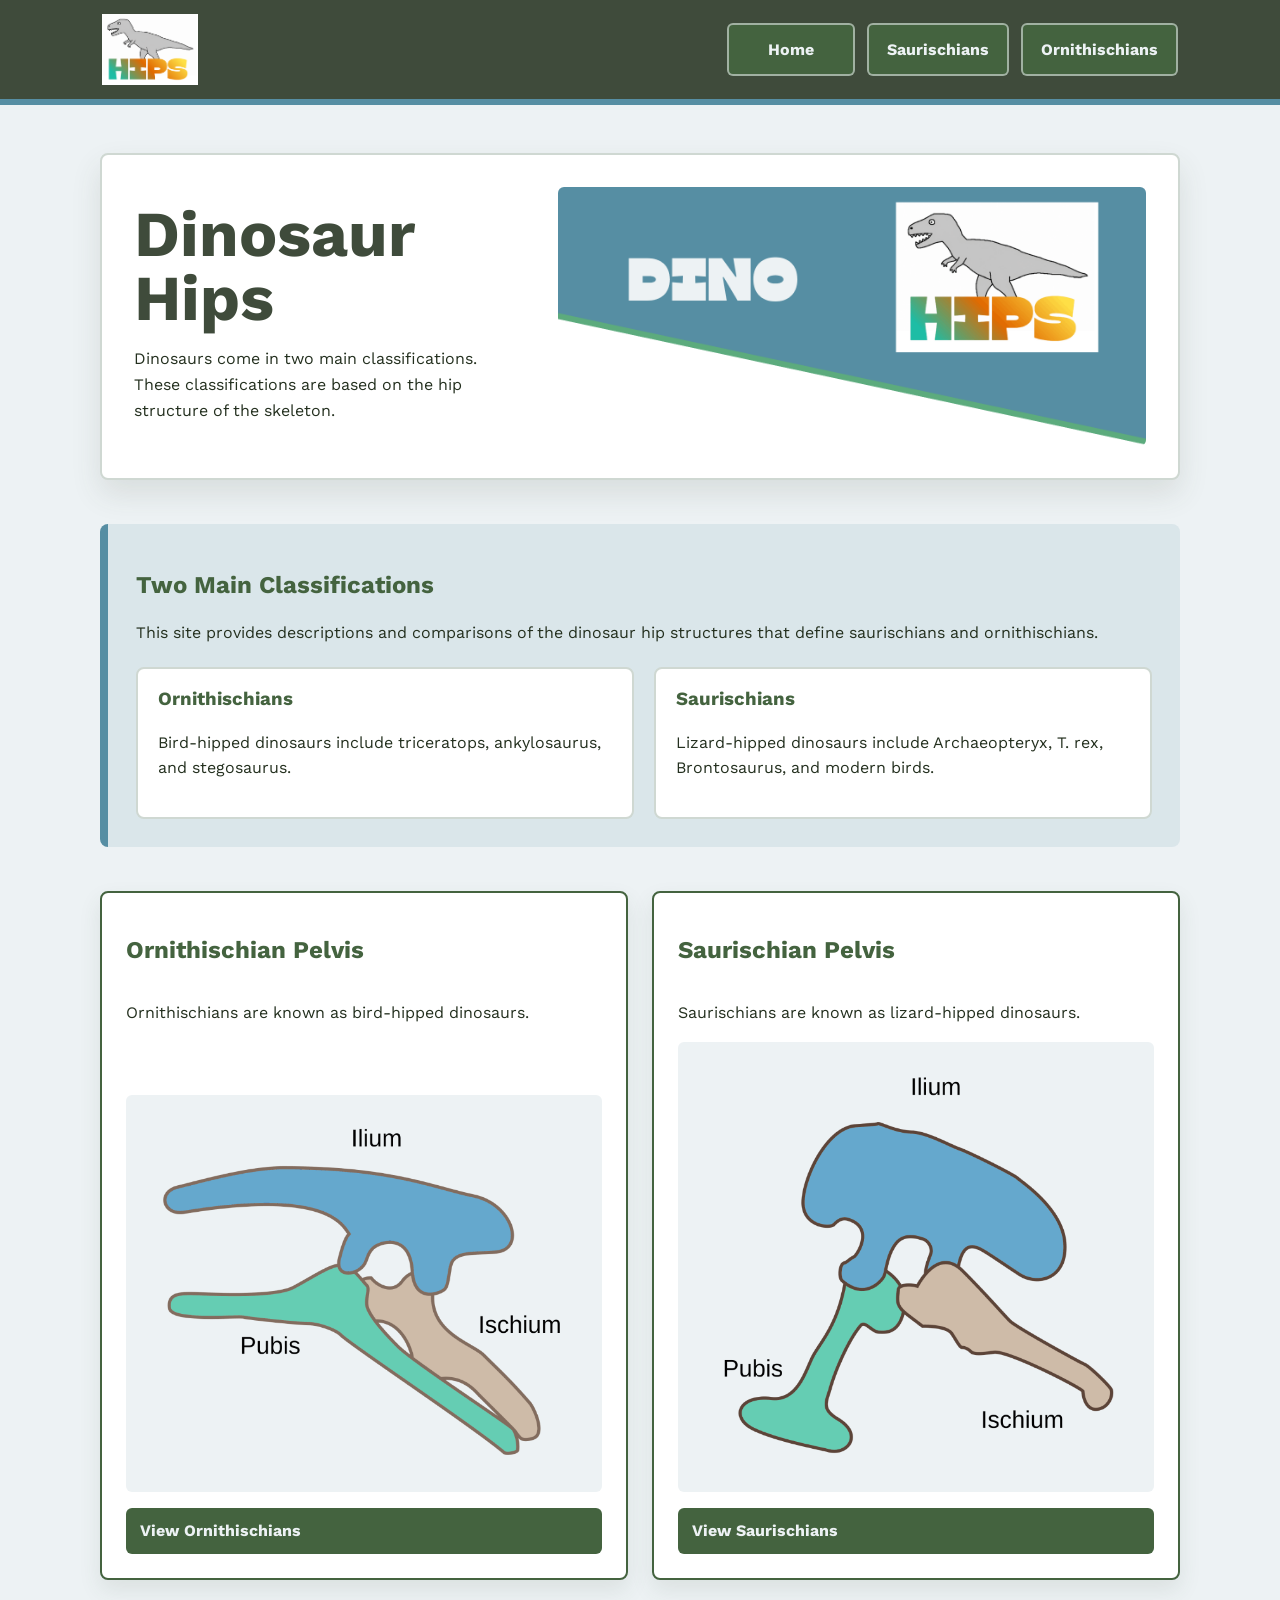
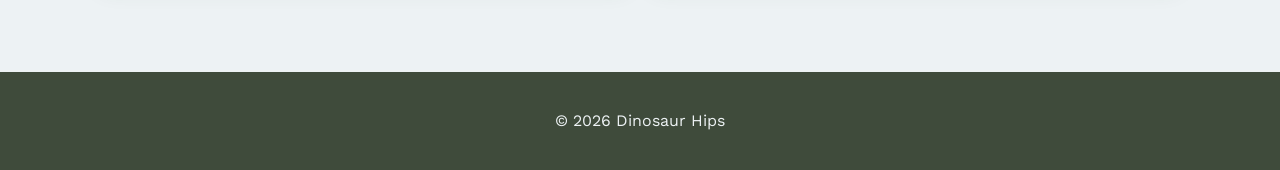
<file: index.html>
<!DOCTYPE html>
<html lang="en">
<head>
    <meta charset="UTF-8">
    <meta name="viewport" content="width=device-width, initial-scale=1.0">
    <title>Dinosaur Hips | Home</title>
    <link rel="stylesheet" href="styles/site.css">
</head>
<body>
    <header>
        <img src="dinosaur_hips_logo.png" alt="Dinosaur Hips logo" class="logo">
        <nav>
            <a href="index.html">Home</a>
            <a href="saurischians.html">Saurischians</a>
            <a href="ornithischians.html">Ornithischians</a>
        </nav>
    </header>
    <main>
        <section class="hero">
            <div>
                <p class="eyebrow"></p>
                <h1>Dinosaur Hips</h1>
                <p>Dinosaurs come in two main classifications. These classifications are based on the hip structure of the skeleton.</p>
            </div>
            <img src="Dinosaur_hips_header.png" alt="Dinosaur hips header artwork" class="hero-image">
        </section>

        <section class="overview">
            <h2>Two Main Classifications</h2>
            <p>This site provides descriptions and comparisons of the dinosaur hip structures that define saurischians and ornithischians.</p>
            <div class="classification-grid">
                <article>
                    <h3>Ornithischians</h3>
                    <p>Bird-hipped dinosaurs include triceratops, ankylosaurus, and stegosaurus.</p>
                </article>
                <article>
                    <h3>Saurischians</h3>
                    <p>Lizard-hipped dinosaurs include Archaeopteryx, T. rex, Brontosaurus, and modern birds.</p>
                </article>
            </div>
        </section>

        <section class="comparison">
            <article>
                <h2>Ornithischian Pelvis</h2>
                <p>Ornithischians are known as bird-hipped dinosaurs.</p>
                <img src="Ornithiscian_pelvis.png" alt="Ornithischian pelvis diagram">
                <a href="ornithischians.html">View Ornithischians</a>
            </article>
            <article>
                <h2>Saurischian Pelvis</h2>
                <p>Saurischians are known as lizard-hipped dinosaurs.</p>
                <img src="Saurischian_pelvis.png" alt="Saurischian pelvis diagram">
                <a href="saurischians.html">View Saurischians</a>
            </article>
        </section>
    </main>
    <footer>
        <p>&copy; 2026 Dinosaur Hips</p>
    </footer>
</body>
</html>
</file>
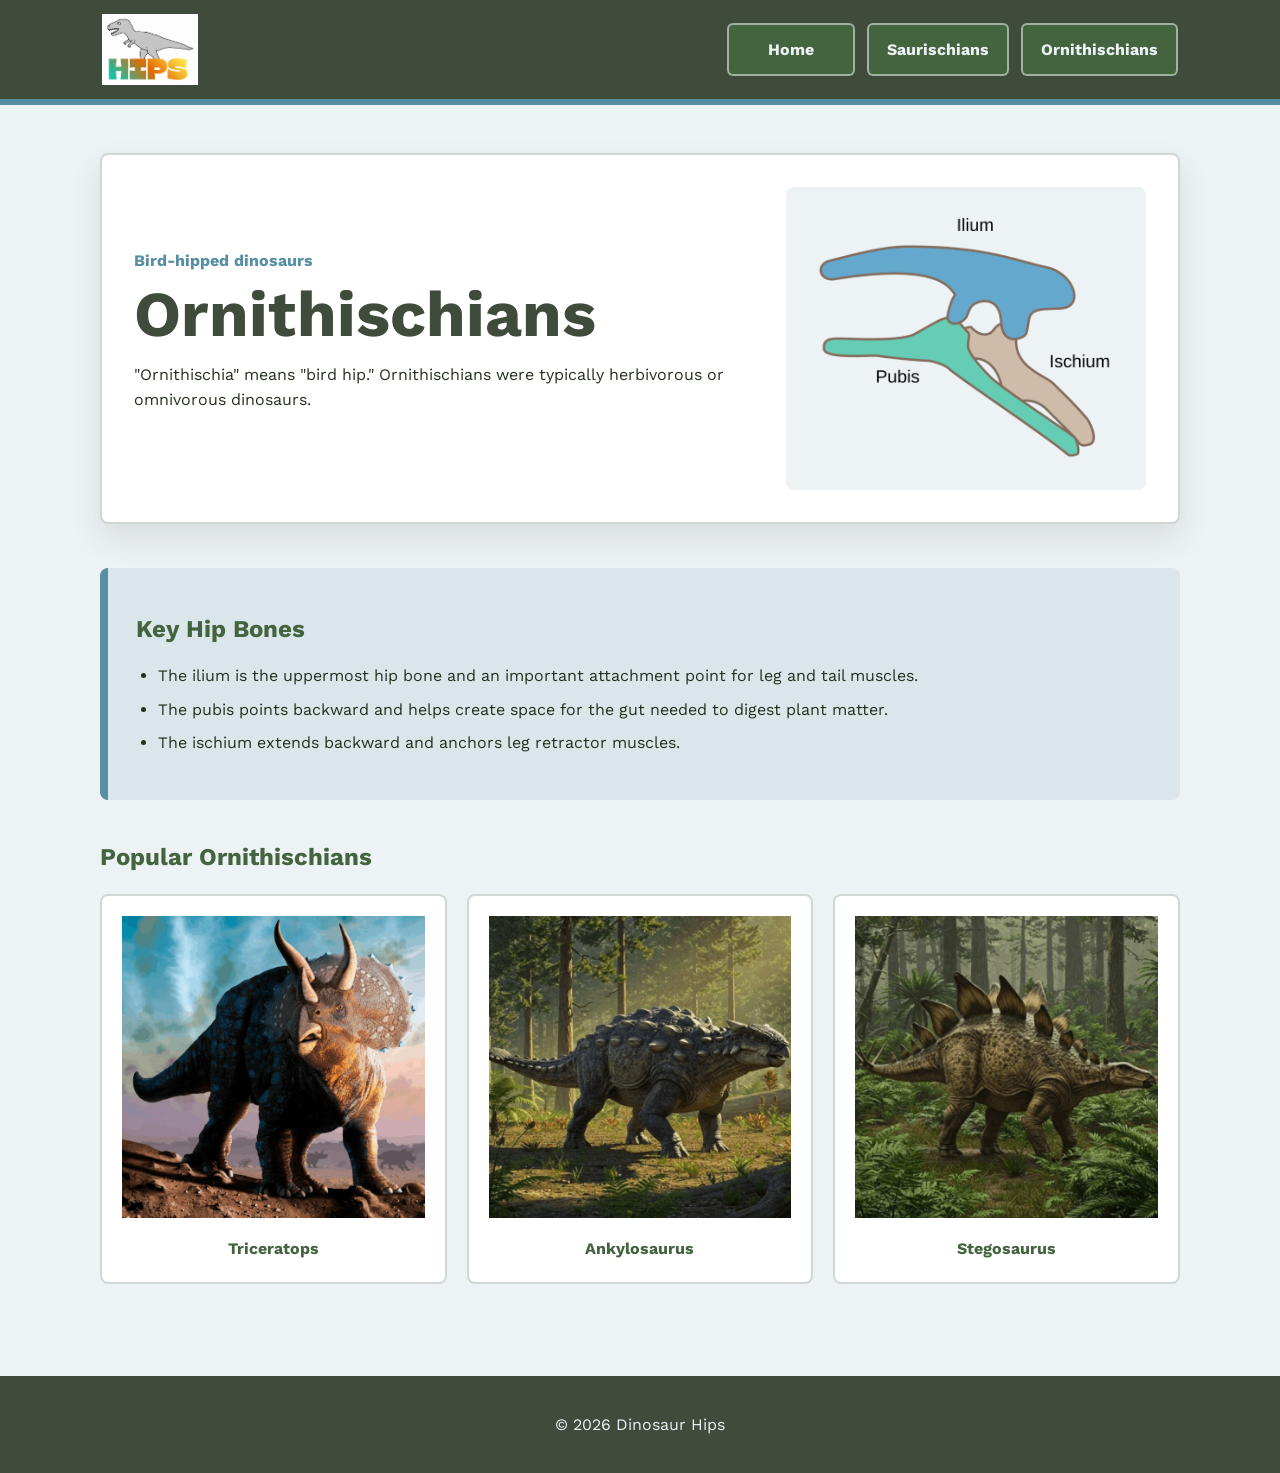
<file: ornithischians.html>
<!DOCTYPE html>
<html lang="en">
<head>
    <meta charset="UTF-8">
    <meta name="viewport" content="width=device-width, initial-scale=1.0">
    <title>Dinosaur Hips | Ornithischians</title>
    <link rel="stylesheet" href="styles/site.css">
</head>
<body>
    <header>
        <img src="dinosaur_hips_logo.png" alt="Dinosaur Hips logo" class="logo">
        <nav>
            <a href="index.html">Home</a>
            <a href="saurischians.html">Saurischians</a>
            <a href="ornithischians.html">Ornithischians</a>
        </nav>
    </header>
    <main>
        <section class="page-hero">
            <div>
                <p class="eyebrow">Bird-hipped dinosaurs</p>
                <h1>Ornithischians</h1>
                <p>"Ornithischia" means "bird hip." Ornithischians were typically herbivorous or omnivorous dinosaurs.</p>
            </div>
            <img src="Ornithiscian_pelvis.png" alt="Ornithischian pelvis diagram" class="feature-image">
        </section>

        <section class="overview">
            <h2>Key Hip Bones</h2>
            <ul>
                <li>The ilium is the uppermost hip bone and an important attachment point for leg and tail muscles.</li>
                <li>The pubis points backward and helps create space for the gut needed to digest plant matter.</li>
                <li>The ischium extends backward and anchors leg retractor muscles.</li>
            </ul>
        </section>

        <section>
            <h2>Popular Ornithischians</h2>
            <div class="image-grid">
                <figure>
                    <img src="triceratops_ornithischian.png" alt="Triceratops">
                    <figcaption>Triceratops</figcaption>
                </figure>
                <figure>
                    <img src="ankylosaurus_ornithischian.png" alt="Ankylosaurus">
                    <figcaption>Ankylosaurus</figcaption>
                </figure>
                <figure>
                    <img src="stegosaurus_ornithischian.png" alt="Stegosaurus">
                    <figcaption>Stegosaurus</figcaption>
                </figure>
            </div>
        </section>
    </main>
    <footer>
        <p>&copy; 2026 Dinosaur Hips</p>
    </footer>
</body>
</html>
</file>
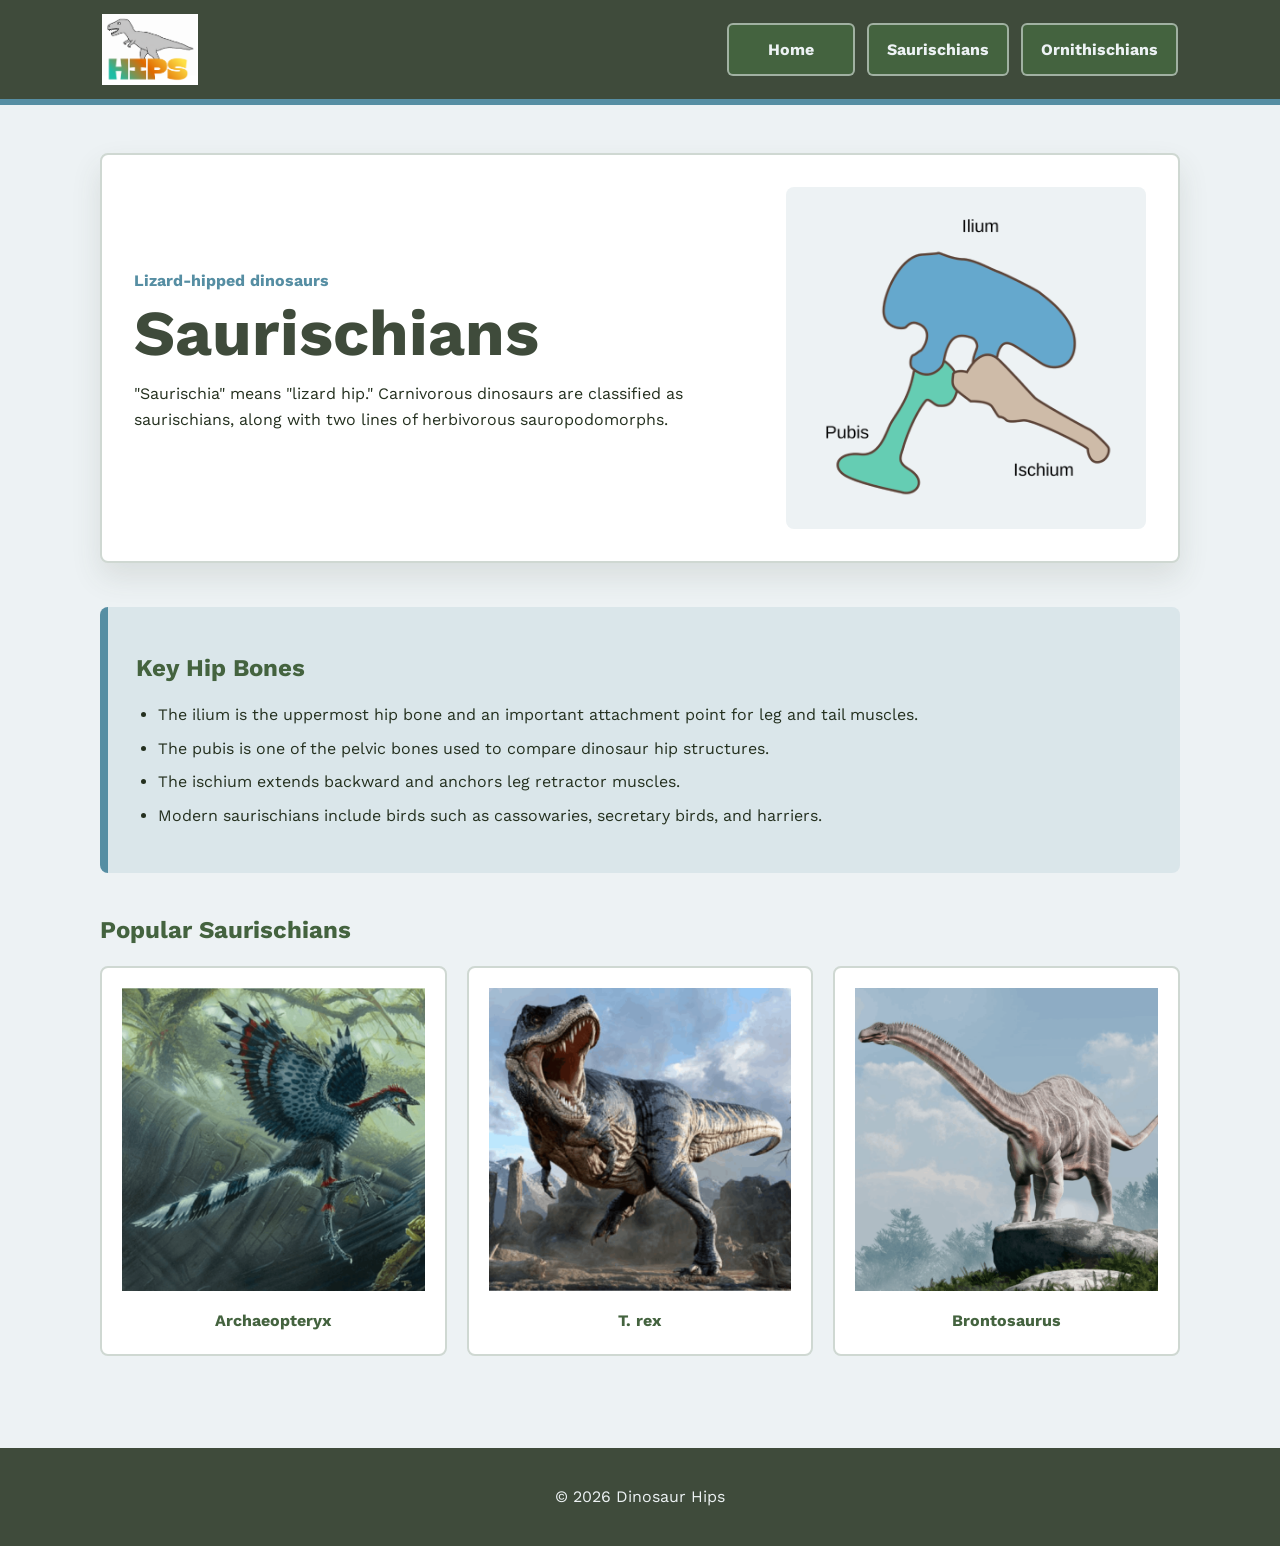
<file: saurischians.html>
<!DOCTYPE html>
<html lang="en">
<head>
    <meta charset="UTF-8">
    <meta name="viewport" content="width=device-width, initial-scale=1.0">
    <title>Dinosaur Hips | Saurischians</title>
    <link rel="stylesheet" href="styles/site.css">
</head>
<body>
    <header>
        <img src="dinosaur_hips_logo.png" alt="Dinosaur Hips logo" class="logo">
        <nav>
            <a href="index.html">Home</a>
            <a href="saurischians.html">Saurischians</a>
            <a href="ornithischians.html">Ornithischians</a>
        </nav>
    </header>
    <main>
        <section class="page-hero">
            <div>
                <p class="eyebrow">Lizard-hipped dinosaurs</p>
                <h1>Saurischians</h1>
                <p>"Saurischia" means "lizard hip." Carnivorous dinosaurs are classified as saurischians, along with two lines of herbivorous sauropodomorphs.</p>
            </div>
            <img src="Saurischian_pelvis.png" alt="Saurischian pelvis diagram" class="feature-image">
        </section>

        <section class="overview">
            <h2>Key Hip Bones</h2>
            <ul>
                <li>The ilium is the uppermost hip bone and an important attachment point for leg and tail muscles.</li>
                <li>The pubis is one of the pelvic bones used to compare dinosaur hip structures.</li>
                <li>The ischium extends backward and anchors leg retractor muscles.</li>
                <li>Modern saurischians include birds such as cassowaries, secretary birds, and harriers.</li>
            </ul>
        </section>

        <section>
            <h2>Popular Saurischians</h2>
            <div class="image-grid">
                <figure>
                    <img src="archaeopteryx_saurischian.png" alt="Archaeopteryx">
                    <figcaption>Archaeopteryx</figcaption>
                </figure>
                <figure>
                    <img src="T-rex_saurischian.png" alt="T. rex">
                    <figcaption>T. rex</figcaption>
                </figure>
                <figure>
                    <img src="brontosaurus_saurischian.png" alt="Brontosaurus">
                    <figcaption>Brontosaurus</figcaption>
                </figure>
            </div>
        </section>
    </main>
    <footer>
        <p>&copy; 2026 Dinosaur Hips</p>
    </footer>
</body>
</html>
</file>
<file: styles/site.css>
@import url("https://fonts.googleapis.com/css2?family=Work+Sans:wght@400;600;700;800&display=swap");

:root {
    --primary: #3F4B3B;
    --secondary: #44633F;
    --accent: #568EA3;
    --light: #EDF2F4;
    --hover: #5CAB7D;
    --ink: #24301f;
    --paper: #ffffff;
    --line: #cfd8d2;
}

* {
    box-sizing: border-box;
}

body {
    margin: 0;
    font-family: "Work Sans", Arial, Helvetica, sans-serif;
    color: var(--ink);
    background-color: var(--light);
    line-height: 1.6;
}

header {
    display: flex;
    align-items: center;
    justify-content: space-between;
    gap: 24px;
    padding: 14px 8%;
    color: var(--light);
    background-color: var(--primary);
    border-bottom: 6px solid var(--accent);
}

.logo {
    width: 96px;
    height: auto;
}

nav {
    display: flex;
    flex-wrap: wrap;
    gap: 12px;
}

nav a {
    min-width: 128px;
    padding: 12px 18px;
    color: var(--light);
    background-color: var(--secondary);
    border: 2px solid rgba(237, 242, 244, 0.55);
    border-radius: 6px;
    text-decoration: none;
    text-align: center;
    font-weight: bold;
    transition: background-color 160ms ease, transform 160ms ease;
}

nav a:hover {
    background-color: var(--hover);
    transform: translateY(-2px);
}

main {
    width: min(1080px, 90vw);
    margin: 0 auto;
    padding: 48px 0;
}

section {
    margin-bottom: 44px;
}

h1 {
    margin: 0 0 12px;
    color: var(--primary);
    font-family: "Gulfs Display", "Arial Black", "Work Sans", sans-serif;
    font-size: clamp(2.4rem, 5vw, 4.8rem);
    line-height: 1;
}

h2,
h3 {
    color: var(--secondary);
    font-family: "Gulfs Display", "Arial Black", "Work Sans", sans-serif;
    line-height: 1.15;
}

.eyebrow {
    margin: 0 0 8px;
    color: var(--accent);
    font-weight: bold;
}

.hero {
    display: grid;
    grid-template-columns: minmax(280px, 0.8fr) minmax(320px, 1.2fr);
    gap: 32px;
    align-items: center;
    padding: 32px;
    background-color: var(--paper);
    border: 2px solid var(--line);
    border-radius: 8px;
    box-shadow: 0 14px 30px rgba(63, 75, 59, 0.12);
}

.page-hero {
    display: grid;
    grid-template-columns: minmax(280px, 1fr) minmax(220px, 360px);
    gap: 32px;
    align-items: center;
    padding: 32px;
    background-color: var(--paper);
    border: 2px solid var(--line);
    border-radius: 8px;
    box-shadow: 0 14px 30px rgba(63, 75, 59, 0.12);
}

.hero-image {
    display: block;
    width: 100%;
    height: auto;
    margin: 0;
    border-radius: 6px;
}

.wide-image {
    display: block;
    width: min(100%, 820px);
    height: auto;
    margin-top: 22px;
    border: 2px solid var(--line);
    border-radius: 8px;
}

.overview {
    padding: 28px;
    background-color: rgba(86, 142, 163, 0.12);
    border-left: 8px solid var(--accent);
    border-radius: 8px;
}

.classification-grid,
.image-grid {
    display: grid;
    grid-template-columns: repeat(2, minmax(0, 1fr));
    gap: 20px;
    margin-top: 22px;
}

.classification-grid article,
figure {
    margin: 0;
    padding: 20px;
    background-color: var(--paper);
    border: 2px solid var(--line);
    border-radius: 8px;
}

.classification-grid h3 {
    margin-top: 0;
}

.feature-image {
    width: 100%;
    height: auto;
    padding: 18px;
    background-color: var(--light);
    border-radius: 8px;
}

.image-grid {
    grid-template-columns: repeat(3, minmax(0, 1fr));
}

figure img {
    width: 100%;
    height: auto;
}

figcaption {
    margin-top: 10px;
    color: var(--secondary);
    font-weight: bold;
    text-align: center;
}

.comparison {
    display: grid;
    grid-template-columns: repeat(2, minmax(0, 1fr));
    gap: 24px;
}

.comparison article {
    display: flex;
    flex-direction: column;
    padding: 24px;
    background-color: var(--paper);
    border: 2px solid var(--secondary);
    border-radius: 8px;
    box-shadow: 0 10px 22px rgba(63, 75, 59, 0.1);
}

.comparison img {
    width: 100%;
    height: auto;
    margin-top: auto;
    padding: 16px;
    background-color: var(--light);
    border-radius: 6px;
}

.comparison a {
    display: inline-block;
    margin-top: 16px;
    padding: 10px 14px;
    color: var(--light);
    background-color: var(--secondary);
    border-radius: 6px;
    font-weight: bold;
    text-decoration: none;
}

.comparison a:hover {
    background-color: var(--hover);
}

ul {
    padding-left: 22px;
}

li {
    margin-bottom: 8px;
}

footer {
    padding: 20px 8%;
    color: var(--light);
    text-align: center;
    background-color: var(--primary);
}

@media screen and (max-width: 700px) {
    header {
        align-items: flex-start;
        flex-direction: column;
    }

    .comparison {
        grid-template-columns: 1fr;
    }

    .hero {
        grid-template-columns: 1fr;
        padding: 22px;
    }

    .page-hero,
    .classification-grid,
    .image-grid {
        grid-template-columns: 1fr;
    }

    nav a {
        min-width: 0;
    }
}
</file>
